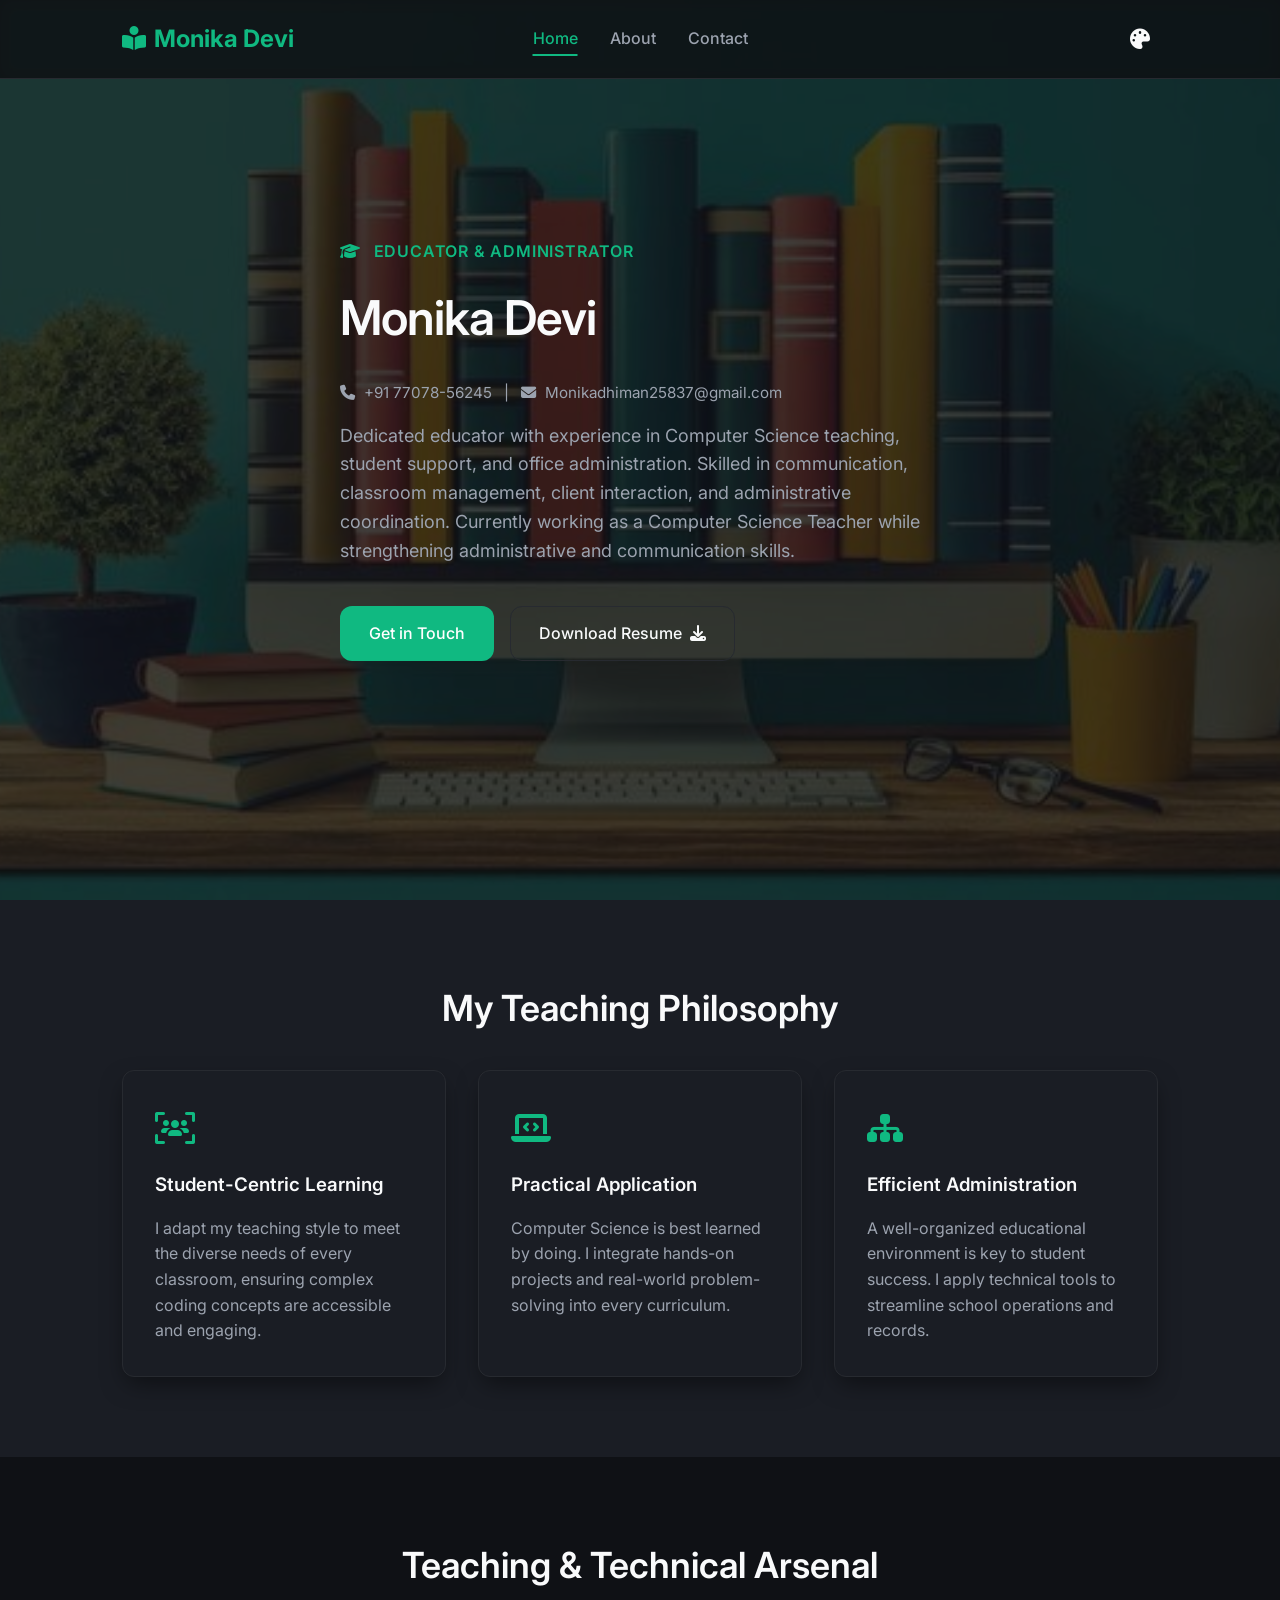
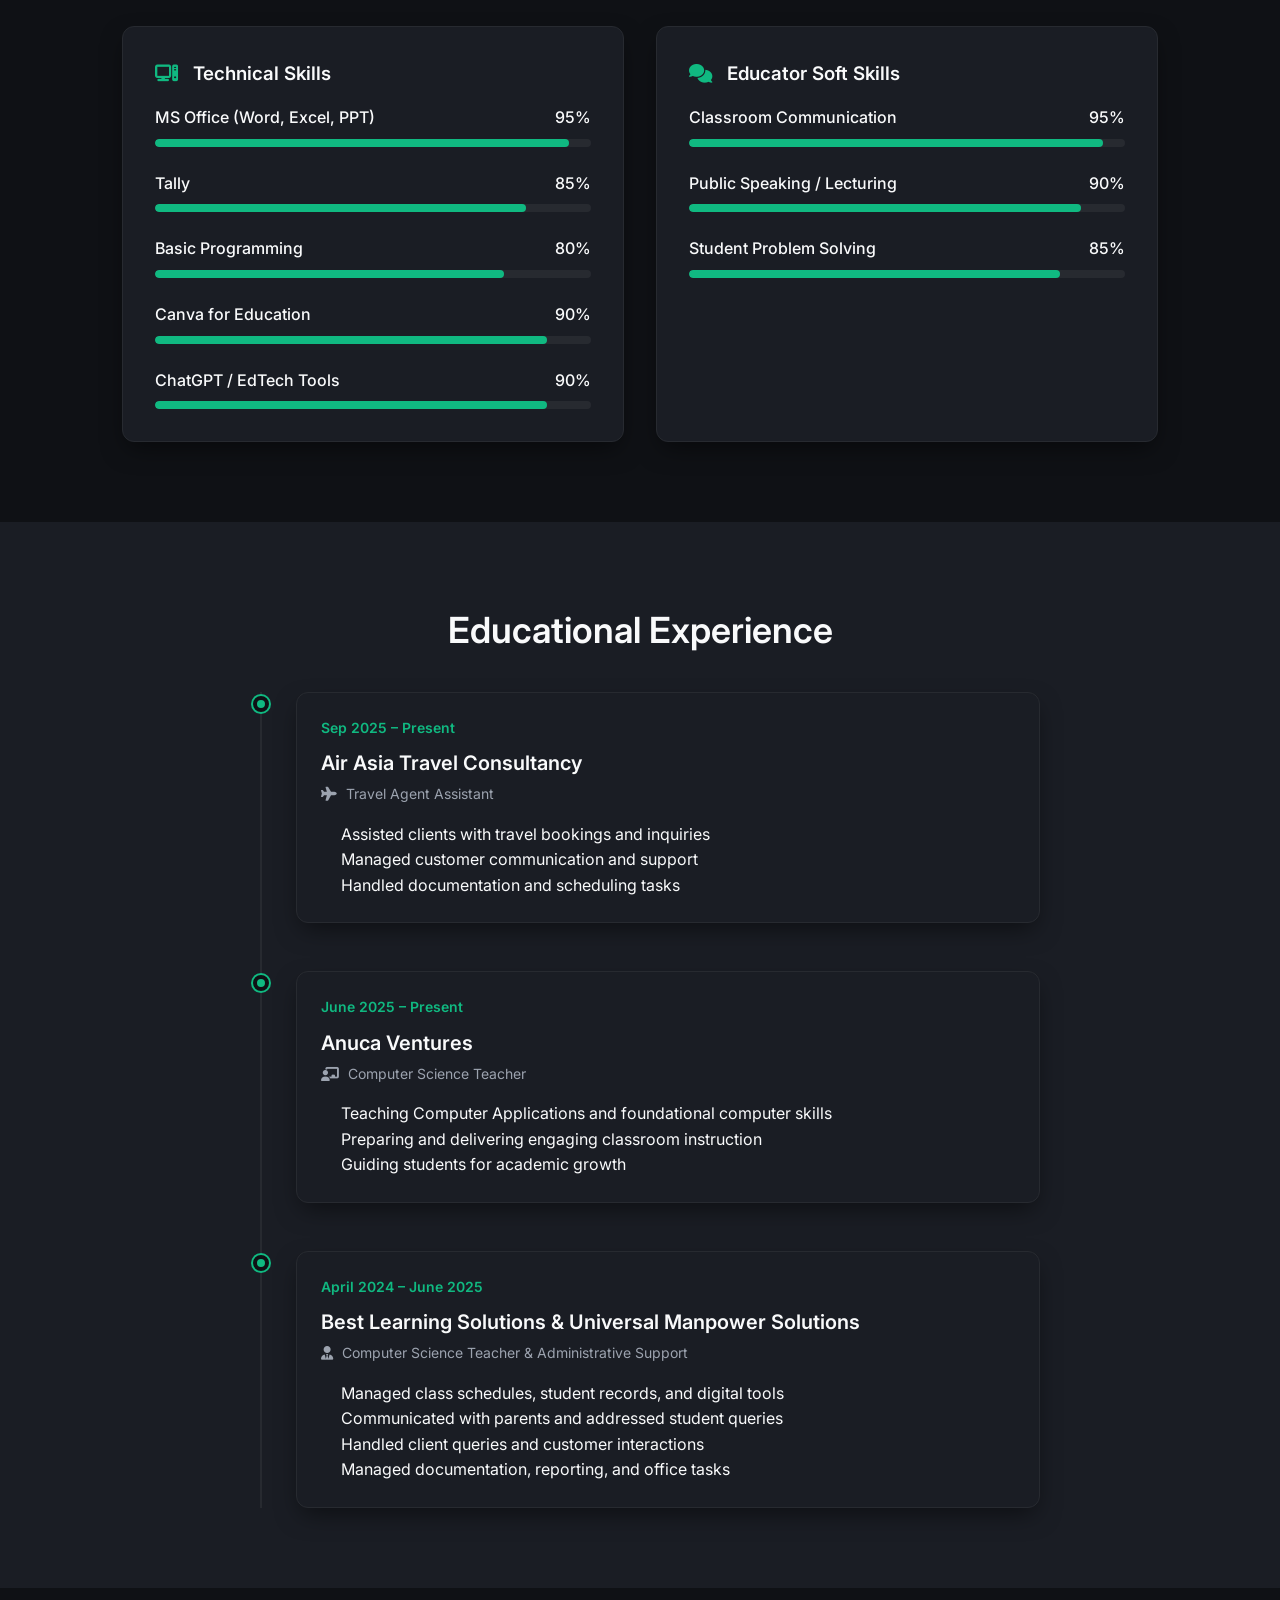
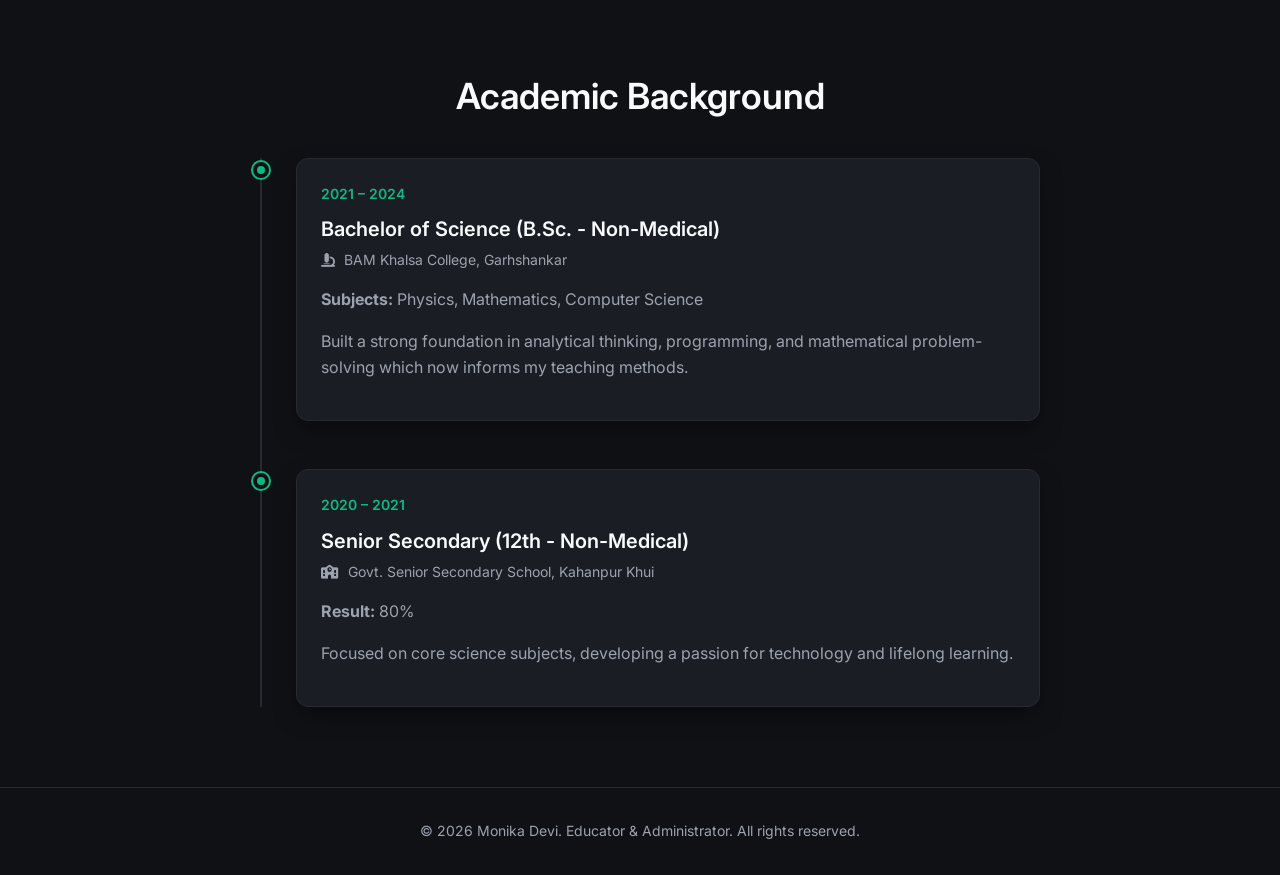
<file: index.html>
<!DOCTYPE html>
<html lang="en">

<head>
  <meta charset="UTF-8">
  <meta name="viewport" content="width=device-width, initial-scale=1.0">
  <title>Monika Devi</title>
  <link rel="stylesheet" href="style.css">
  <!-- Font Awesome for Icons -->
  <link rel="stylesheet" href="https://cdnjs.cloudflare.com/ajax/libs/font-awesome/6.4.0/css/all.min.css">
</head>

<body>

  <nav class="navbar">
    <div class="container">
      <a href="index.html" class="logo"><i class="fa-solid fa-book-open-reader" style="margin-right: 8px;"></i>Monika
        Devi</a>
      <div class="nav-links" id="nav-links">
        <a href="index.html" class="active">Home</a>
        <a href="about.html">About</a>
        <a href="contact.html">Contact</a>
      </div>
      <div style="display: flex; gap: 1rem; align-items: center;">
        <div style="position: relative; display: flex; align-items: center;">
          <button class="theme-toggle" id="theme-toggle" aria-label="Pick Theme Color">
            <i class="fa-solid fa-palette"></i>
          </button>
          <div class="color-options" id="color-options">
            <!-- Colors are dynamically injected here from script.js -->
          </div>
        </div>
        <button class="menu-toggle" id="menu-toggle" aria-label="Toggle Menu">
          <i class="fa-solid fa-bars"></i>
        </button>
      </div>
    </div>
  </nav>

  <main>
    <!-- Hero Section -->
    <section class="hero">
      <div class="container">
        <div class="hero-content reveal">
          <span class="hero-tagline"><i class="fa-solid fa-graduation-cap" style="margin-right: 8px;"></i> Educator &
            Administrator</span>
          <h1 class="hero-title">Monika Devi</h1>
          <p class="hero-contact" style="font-size: 0.95rem; color: var(--text-secondary); margin-bottom: 1rem;">
            <i class="fa-solid fa-phone" style="margin-right: 5px;"></i> +91 77078-56245 
            <span style="margin: 0 0.5rem;">|</span>
            <i class="fa-solid fa-envelope" style="margin-right: 5px;"></i> Monikadhiman25837@gmail.com
          </p>
          <p class="hero-description">
            Dedicated educator with experience in Computer Science teaching, student support, and office administration. Skilled in communication, classroom management, client interaction, and administrative coordination. Currently working as a Computer Science Teacher while strengthening administrative and communication skills.
          </p>
          <div class="hero-buttons">
            <a href="contact.html" class="btn btn-primary">Get in Touch</a>
            <a href="Monika Devi.pdf" download class="btn btn-outline">Download Resume <i class="fa-solid fa-download"
                style="margin-left: 8px;"></i></a>
          </div>
        </div>
      </div>
    </section>

    <!-- Teaching Philosophy Section -->
    <section class="philosophy" style="background-color: var(--card-bg);">
      <div class="container">
        <h2 class="reveal">My Teaching Philosophy</h2>
        <div class="skills-grid" style="grid-template-columns: repeat(auto-fit, minmax(min(100%, 300px), 1fr));">

          <div class="skill-category reveal">
            <div style="font-size: 2rem; color: var(--accent-color); margin-bottom: 1rem;">
              <i class="fa-solid fa-users-viewfinder"></i>
            </div>
            <h3>Student-Centric Learning</h3>
            <p style="margin-bottom: 0;">I adapt my teaching style to meet the diverse needs of every classroom,
              ensuring complex coding concepts are accessible and engaging.</p>
          </div>

          <div class="skill-category reveal" style="transition-delay: 0.1s;">
            <div style="font-size: 2rem; color: var(--accent-color); margin-bottom: 1rem;">
              <i class="fa-solid fa-laptop-code"></i>
            </div>
            <h3>Practical Application</h3>
            <p style="margin-bottom: 0;">Computer Science is best learned by doing. I integrate hands-on projects and
              real-world problem-solving into every curriculum.</p>
          </div>

          <div class="skill-category reveal" style="transition-delay: 0.2s;">
            <div style="font-size: 2rem; color: var(--accent-color); margin-bottom: 1rem;">
              <i class="fa-solid fa-sitemap"></i>
            </div>
            <h3>Efficient Administration</h3>
            <p style="margin-bottom: 0;">A well-organized educational environment is key to student success. I apply
              technical tools to streamline school operations and records.</p>
          </div>

        </div>
      </div>
    </section>

    <!-- Skills Section -->
    <section class="skills">
      <div class="container">
        <h2 class="reveal">Teaching & Technical Arsenal</h2>
        <div class="skills-grid">

          <!-- Technical Skills -->
          <div class="skill-category reveal">
            <h3><i class="fa-solid fa-computer" style="color: var(--accent-color); margin-right: 10px;"></i> Technical
              Skills</h3>

            <div class="skill-item">
              <div class="skill-info">
                <span>MS Office (Word, Excel, PPT)</span>
                <span>95%</span>
              </div>
              <div class="progress-bar">
                <div class="progress" data-width="95%"></div>
              </div>
            </div>

            <div class="skill-item">
              <div class="skill-info">
                <span>Tally</span>
                <span>85%</span>
              </div>
              <div class="progress-bar">
                <div class="progress" data-width="85%"></div>
              </div>
            </div>

            <div class="skill-item">
              <div class="skill-info">
                <span>Basic Programming</span>
                <span>80%</span>
              </div>
              <div class="progress-bar">
                <div class="progress" data-width="80%"></div>
              </div>
            </div>

            <div class="skill-item">
              <div class="skill-info">
                <span>Canva for Education</span>
                <span>90%</span>
              </div>
              <div class="progress-bar">
                <div class="progress" data-width="90%"></div>
              </div>
            </div>

            <div class="skill-item">
              <div class="skill-info">
                <span>ChatGPT / EdTech Tools</span>
                <span>90%</span>
              </div>
              <div class="progress-bar">
                <div class="progress" data-width="90%"></div>
              </div>
            </div>
          </div>

          <!-- Soft Skills -->
          <div class="skill-category reveal" style="transition-delay: 0.2s;">
            <h3><i class="fa-solid fa-comments" style="color: var(--accent-color); margin-right: 10px;"></i> Educator
              Soft Skills</h3>

            <div class="skill-item">
              <div class="skill-info">
                <span>Classroom Communication</span>
                <span>95%</span>
              </div>
              <div class="progress-bar">
                <div class="progress" data-width="95%"></div>
              </div>
            </div>

            <div class="skill-item">
              <div class="skill-info">
                <span>Public Speaking / Lecturing</span>
                <span>90%</span>
              </div>
              <div class="progress-bar">
                <div class="progress" data-width="90%"></div>
              </div>
            </div>

            <div class="skill-item">
              <div class="skill-info">
                <span>Student Problem Solving</span>
                <span>85%</span>
              </div>
              <div class="progress-bar">
                <div class="progress" data-width="85%"></div>
              </div>
            </div>
          </div>

        </div>
      </div>
    </section>

    <!-- Experience Section -->
    <section class="experience" style="background-color: var(--card-bg);">
      <div class="container">
        <h2 class="reveal">Educational Experience</h2>
        <div class="timeline">

          <div class="timeline-item reveal">
            <div class="timeline-dot"></div>
            <div class="timeline-content">
              <div class="timeline-date">Sep 2025 – Present</div>
              <h3 class="timeline-title">Air Asia Travel Consultancy</h3>
              <p class="timeline-subtitle"><i class="fa-solid fa-plane" style="margin-right: 5px;"></i> Travel Agent Assistant</p>
              <ul style="margin-top: 10px; padding-left: 20px;">
                <li>Assisted clients with travel bookings and inquiries</li>
                <li>Managed customer communication and support</li>
                <li>Handled documentation and scheduling tasks</li>
              </ul>
            </div>
          </div>

          <div class="timeline-item reveal">
            <div class="timeline-dot"></div>
            <div class="timeline-content">
              <div class="timeline-date">June 2025 – Present</div>
              <h3 class="timeline-title">Anuca Ventures</h3>
              <p class="timeline-subtitle"><i class="fa-solid fa-chalkboard-user" style="margin-right: 5px;"></i> Computer Science Teacher</p>
              <ul style="margin-top: 10px; padding-left: 20px;">
                <li>Teaching Computer Applications and foundational computer skills</li>
                <li>Preparing and delivering engaging classroom instruction</li>
                <li>Guiding students for academic growth</li>
              </ul>
            </div>
          </div>

          <div class="timeline-item reveal">
            <div class="timeline-dot"></div>
            <div class="timeline-content">
              <div class="timeline-date">April 2024 – June 2025</div>
              <h3 class="timeline-title">Best Learning Solutions & Universal Manpower Solutions</h3>
              <p class="timeline-subtitle"><i class="fa-solid fa-user-tie" style="margin-right: 5px;"></i> Computer Science Teacher & Administrative Support</p>
              <ul style="margin-top: 10px; padding-left: 20px;">
                <li>Managed class schedules, student records, and digital tools</li>
                <li>Communicated with parents and addressed student queries</li>
                <li>Handled client queries and customer interactions</li>
                <li>Managed documentation, reporting, and office tasks</li>
              </ul>
            </div>
          </div>

        </div>
      </div>
    </section>

    <!-- Education Section -->
    <section class="education">
      <div class="container">
        <h2 class="reveal">Academic Background</h2>
        <div class="timeline">

          <div class="timeline-item reveal">
            <div class="timeline-dot"></div>
            <div class="timeline-content">
              <div class="timeline-date">2021 – 2024</div>
              <h3 class="timeline-title">Bachelor of Science (B.Sc. - Non-Medical)</h3>
              <p class="timeline-subtitle"><i class="fa-solid fa-microscope" style="margin-right: 5px;"></i> BAM Khalsa College, Garhshankar</p>
              <p style="margin-top: 10px;"><strong>Subjects:</strong> Physics, Mathematics, Computer Science</p>
              <p>Built a strong foundation in analytical thinking, programming, and mathematical problem-solving which now informs my teaching methods.</p>
            </div>
          </div>

          <div class="timeline-item reveal">
            <div class="timeline-dot"></div>
            <div class="timeline-content">
              <div class="timeline-date">2020 – 2021</div>
              <h3 class="timeline-title">Senior Secondary (12th - Non-Medical)</h3>
              <p class="timeline-subtitle"><i class="fa-solid fa-school" style="margin-right: 5px;"></i> Govt. Senior Secondary School, Kahanpur Khui</p>
              <p style="margin-top: 10px;"><strong>Result:</strong> 80%</p>
              <p>Focused on core science subjects, developing a passion for technology and lifelong learning.</p>
            </div>
          </div>

        </div>
      </div>
    </section>

  </main>

  <footer class="footer">
    <div class="container">

      <p>&copy; 2026 Monika Devi. Educator & Administrator. All rights reserved.</p>
    </div>
  </footer>

  <script src="script.js"></script>
</body>

</html>
</file>
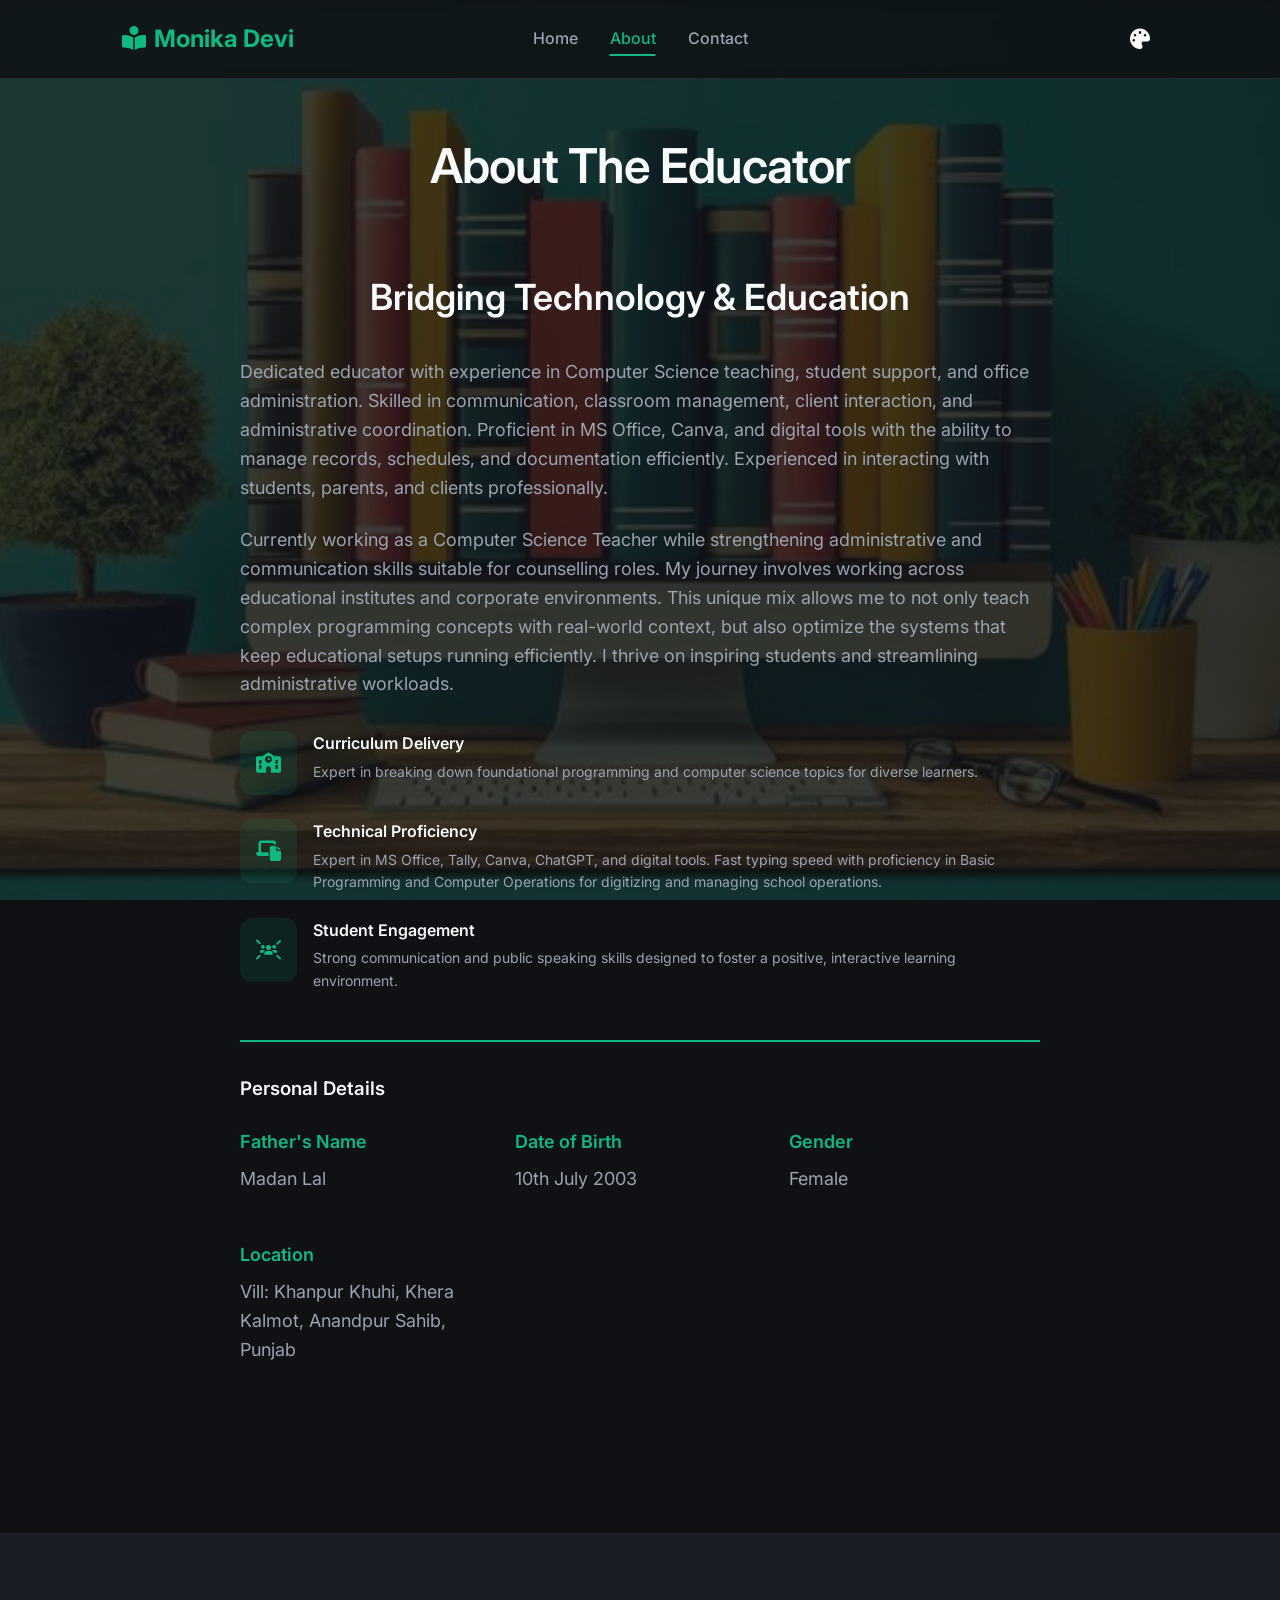
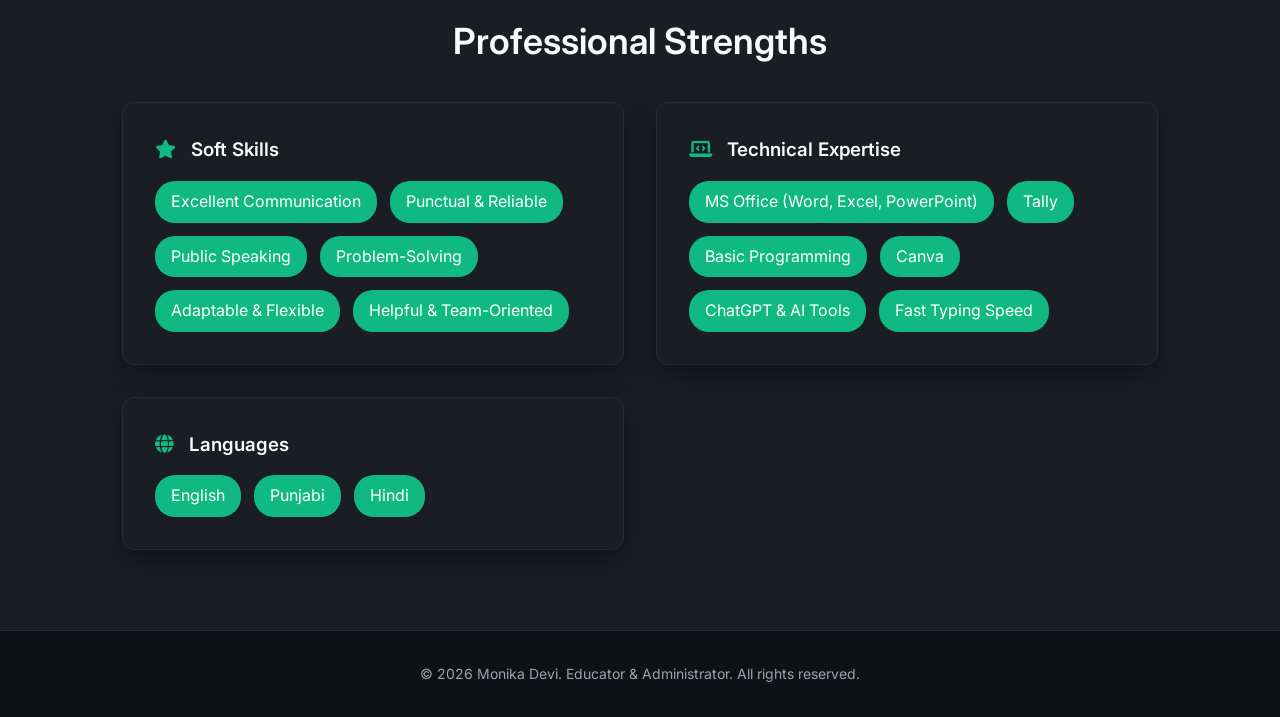
<file: about.html>
<!DOCTYPE html>
<html lang="en">

<head>
  <meta charset="UTF-8">
  <meta name="viewport" content="width=device-width, initial-scale=1.0">
  <title>About | Monika Devi</title>
  <link rel="stylesheet" href="style.css">
  <link rel="stylesheet" href="https://cdnjs.cloudflare.com/ajax/libs/font-awesome/6.4.0/css/all.min.css">
</head>

<body>

  <nav class="navbar">
    <div class="container">
      <a href="index.html" class="logo"><i class="fa-solid fa-book-open-reader" style="margin-right: 8px;"></i>Monika
        Devi</a>
      <div class="nav-links" id="nav-links">
        <a href="index.html">Home</a>
        <a href="about.html" class="active">About</a>
        <a href="contact.html">Contact</a>
      </div>
      <div style="display: flex; gap: 1rem; align-items: center;">
        <div style="position: relative; display: flex; align-items: center;">
          <button class="theme-toggle" id="theme-toggle" aria-label="Pick Theme Color">
            <i class="fa-solid fa-palette"></i>
          </button>
          <div class="color-options" id="color-options">
            <!-- Colors are dynamically injected here from script.js -->
          </div>
        </div>
        <button class="menu-toggle" id="menu-toggle" aria-label="Toggle Menu">
          <i class="fa-solid fa-bars"></i>
        </button>
      </div>
    </div>
  </nav>

  <main>
    <section class="about-section">
      <div class="container">
        <h1 class="reveal" style="text-align: center; margin-bottom: 4rem;">About The Educator</h1>

        <div class="about-grid" style="grid-template-columns: 1fr; max-width: 800px; margin: 0 auto;">
          <div class="about-content reveal">
            <h2>Bridging Technology & Education</h2>
            <p>
              Dedicated educator with experience in Computer Science teaching, student support, and office administration. Skilled in communication, classroom management, client interaction, and administrative coordination. Proficient in MS Office, Canva, and digital tools with the ability to manage records, schedules, and documentation efficiently. Experienced in interacting with students, parents, and clients professionally.
            </p>
            <p>
              Currently working as a Computer Science Teacher while strengthening administrative and communication skills suitable for counselling roles. My journey involves working across educational institutes and corporate environments. This unique mix allows me to not only teach complex programming concepts with real-world context, but also optimize the systems that keep educational setups running efficiently. I thrive on inspiring students and streamlining administrative workloads.
            </p>

            <div class="about-highlights">
              <div class="highlight-item">
                <div class="highlight-icon">
                  <i class="fa-solid fa-school"></i>
                </div>
                <div class="highlight-text">
                  <h4>Curriculum Delivery</h4>
                  <p>Expert in breaking down foundational programming and computer science topics for diverse learners.
                  </p>
                </div>
              </div>

              <div class="highlight-item">
                <div class="highlight-icon">
                  <i class="fa-solid fa-laptop-file"></i>
                </div>
                <div class="highlight-text">
                  <h4>Technical Proficiency</h4>
                  <p>Expert in MS Office, Tally, Canva, ChatGPT, and digital tools. Fast typing speed with proficiency in Basic Programming and Computer Operations for digitizing and managing school operations.</p>
                </div>
              </div>

              <div class="highlight-item">
                <div class="highlight-icon">
                  <i class="fa-solid fa-users-rays"></i>
                </div>
                <div class="highlight-text">
                  <h4>Student Engagement</h4>
                  <p>Strong communication and public speaking skills designed to foster a positive, interactive learning
                    environment.</p>
                </div>
              </div>
            </div>

            <div style="margin-top: 3rem; padding-top: 2rem; border-top: 2px solid var(--accent-color);">
              <h3 style="margin-bottom: 1.5rem;">Personal Details</h3>
              <div style="display: grid; grid-template-columns: repeat(auto-fit, minmax(200px, 1fr)); gap: 1.5rem;">
                <div>
                  <p style="color: var(--accent-color); font-weight: 600; margin-bottom: 0.5rem;">Father's Name</p>
                  <p>Madan Lal</p>
                </div>
                <div>
                  <p style="color: var(--accent-color); font-weight: 600; margin-bottom: 0.5rem;">Date of Birth</p>
                  <p>10th July 2003</p>
                </div>
                <div>
                  <p style="color: var(--accent-color); font-weight: 600; margin-bottom: 0.5rem;">Gender</p>
                  <p>Female</p>
                </div>
                <div>
                  <p style="color: var(--accent-color); font-weight: 600; margin-bottom: 0.5rem;">Location</p>
                  <p>Vill: Khanpur Khuhi, Khera Kalmot, Anandpur Sahib, Punjab</p>
                </div>
              </div>
            </div>
          </div>
        </div>
      </div>
    </section>

    <!-- Soft Skills Section -->
    <section class="skills" style="background-color: var(--card-bg); margin-top: 4rem;">
      <div class="container">
        <h2 class="reveal">Professional Strengths</h2>
        <div class="skills-grid">
          
          <!-- Soft Skills -->
          <div class="skill-category reveal">
            <h3><i class="fa-solid fa-star" style="color: var(--accent-color); margin-right: 10px;"></i> Soft Skills</h3>
            <div style="display: flex; flex-wrap: wrap; gap: 0.8rem;">
              <span class="skill-badge" style="background-color: var(--accent-color); color: white; padding: 0.5rem 1rem; border-radius: 20px;">Excellent Communication</span>
              <span class="skill-badge" style="background-color: var(--accent-color); color: white; padding: 0.5rem 1rem; border-radius: 20px;">Punctual & Reliable</span>
              <span class="skill-badge" style="background-color: var(--accent-color); color: white; padding: 0.5rem 1rem; border-radius: 20px;">Public Speaking</span>
              <span class="skill-badge" style="background-color: var(--accent-color); color: white; padding: 0.5rem 1rem; border-radius: 20px;">Problem-Solving</span>
              <span class="skill-badge" style="background-color: var(--accent-color); color: white; padding: 0.5rem 1rem; border-radius: 20px;">Adaptable & Flexible</span>
              <span class="skill-badge" style="background-color: var(--accent-color); color: white; padding: 0.5rem 1rem; border-radius: 20px;">Helpful & Team-Oriented</span>
            </div>
          </div>

          <!-- Technical Skills -->
          <div class="skill-category reveal" style="transition-delay: 0.1s;">
            <h3><i class="fa-solid fa-laptop-code" style="color: var(--accent-color); margin-right: 10px;"></i> Technical Expertise</h3>
            <div style="display: flex; flex-wrap: wrap; gap: 0.8rem;">
              <span class="skill-badge" style="background-color: var(--accent-color); color: white; padding: 0.5rem 1rem; border-radius: 20px;">MS Office (Word, Excel, PowerPoint)</span>
              <span class="skill-badge" style="background-color: var(--accent-color); color: white; padding: 0.5rem 1rem; border-radius: 20px;">Tally</span>
              <span class="skill-badge" style="background-color: var(--accent-color); color: white; padding: 0.5rem 1rem; border-radius: 20px;">Basic Programming</span>
              <span class="skill-badge" style="background-color: var(--accent-color); color: white; padding: 0.5rem 1rem; border-radius: 20px;">Canva</span>
              <span class="skill-badge" style="background-color: var(--accent-color); color: white; padding: 0.5rem 1rem; border-radius: 20px;">ChatGPT & AI Tools</span>
              <span class="skill-badge" style="background-color: var(--accent-color); color: white; padding: 0.5rem 1rem; border-radius: 20px;">Fast Typing Speed</span>
            </div>
          </div>

          <!-- Languages -->
          <div class="skill-category reveal" style="transition-delay: 0.2s;">
            <h3><i class="fa-solid fa-globe" style="color: var(--accent-color); margin-right: 10px;"></i> Languages</h3>
            <div style="display: flex; flex-wrap: wrap; gap: 0.8rem;">
              <span class="skill-badge" style="background-color: var(--accent-color); color: white; padding: 0.5rem 1rem; border-radius: 20px;">English</span>
              <span class="skill-badge" style="background-color: var(--accent-color); color: white; padding: 0.5rem 1rem; border-radius: 20px;">Punjabi</span>
              <span class="skill-badge" style="background-color: var(--accent-color); color: white; padding: 0.5rem 1rem; border-radius: 20px;">Hindi</span>
            </div>
          </div>

        </div>
      </div>
    </section>

  <footer class="footer">
    <div class="container">
      <p>&copy; 2026 Monika Devi. Educator & Administrator. All rights reserved.</p>
    </div>
  </footer>

  <script src="script.js"></script>
</body>

</html>
</file>
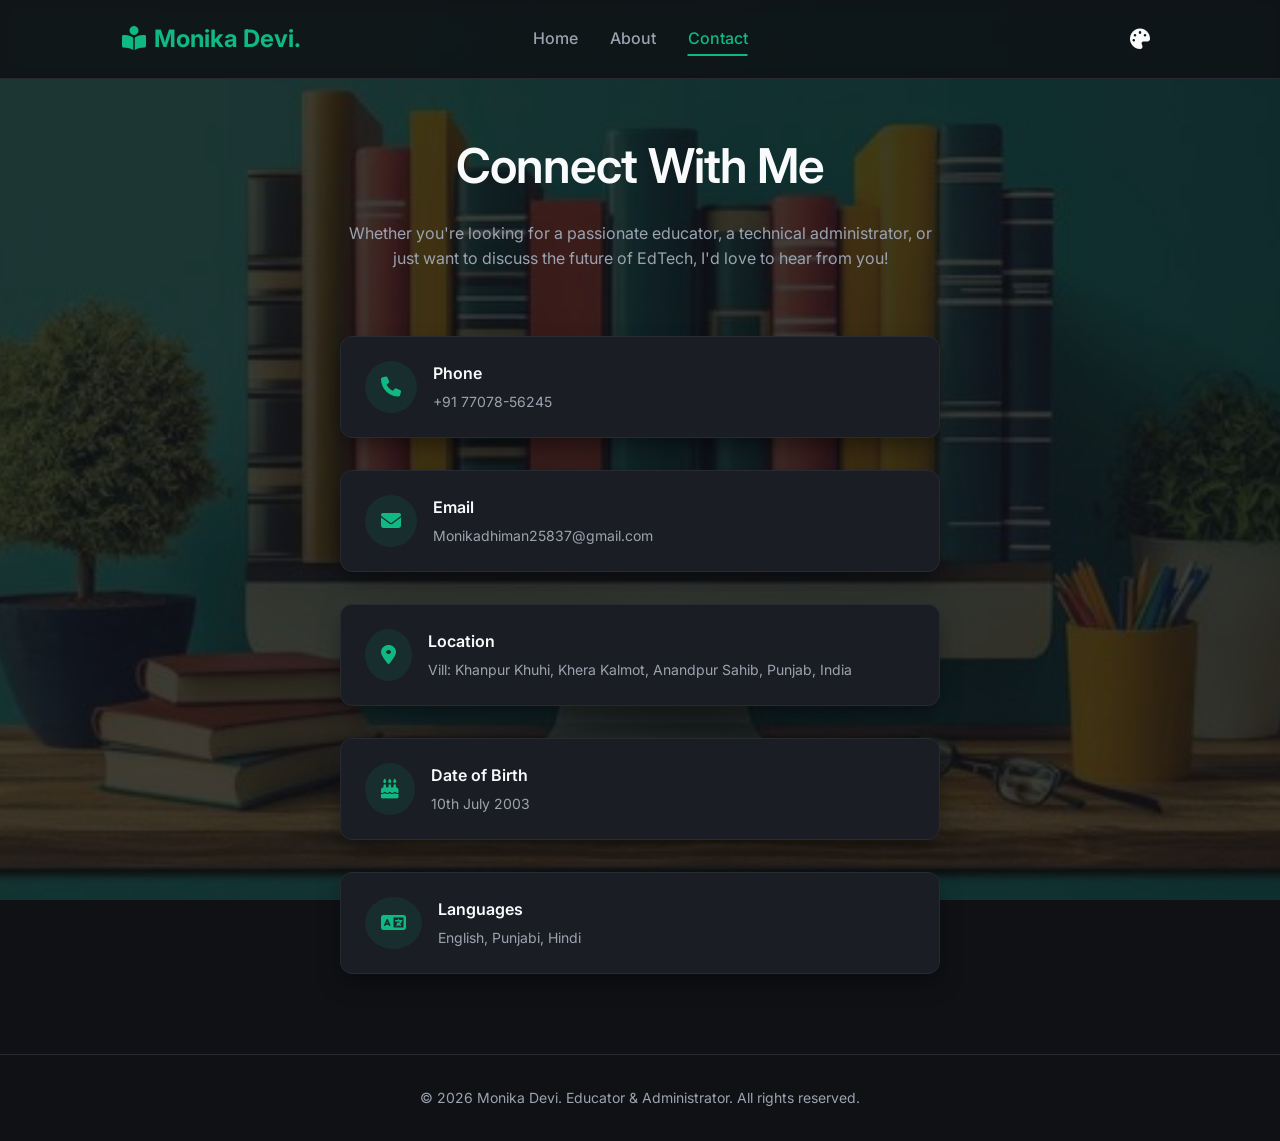
<file: contact.html>
<!DOCTYPE html>
<html lang="en">

<head>
  <meta charset="UTF-8">
  <meta name="viewport" content="width=device-width, initial-scale=1.0">
  <title>Contact | Monika Devi</title>
  <link rel="stylesheet" href="style.css">
  <link rel="stylesheet" href="https://cdnjs.cloudflare.com/ajax/libs/font-awesome/6.4.0/css/all.min.css">
</head>

<body>

  <nav class="navbar">
    <div class="container">
      <a href="index.html" class="logo"><i class="fa-solid fa-book-open-reader" style="margin-right: 8px;"></i>Monika
        Devi.</a>
      <div class="nav-links" id="nav-links">
        <a href="index.html">Home</a>
        <a href="about.html">About</a>
        <a href="contact.html" class="active">Contact</a>
      </div>
      <div style="display: flex; gap: 1rem; align-items: center;">
        <div style="position: relative; display: flex; align-items: center;">
          <button class="theme-toggle" id="theme-toggle" aria-label="Pick Theme Color">
            <i class="fa-solid fa-palette"></i>
          </button>
          <div class="color-options" id="color-options">
            <!-- Colors are dynamically injected here from script.js -->
          </div>
        </div>
        <button class="menu-toggle" id="menu-toggle" aria-label="Toggle Menu">
          <i class="fa-solid fa-bars"></i>
        </button>
      </div>
    </div>
  </nav>

  <main>
    <section class="contact-section">
      <div class="container">
        <h1 class="reveal" style="text-align: center; margin-bottom: 1rem;">Connect With Me</h1>
        <p class="reveal"
          style="text-align: center; margin-bottom: 4rem; max-width: 600px; margin-left: auto; margin-right: auto;">
          Whether you're looking for a passionate educator, a technical administrator, or just want to discuss the
          future of EdTech, I'd love to hear from you!
        </p>

        <div class="contact-grid" style="grid-template-columns: 1fr; max-width: 600px; margin: 0 auto;">

          <div class="contact-info reveal">
            <div class="contact-item">
              <div class="contact-icon">
                <i class="fa-solid fa-phone"></i>
              </div>
              <div class="contact-details">
                <h4>Phone</h4>
                <p>+91 77078-56245</p>
              </div>
            </div>

            <div class="contact-item">
              <div class="contact-icon">
                <i class="fa-solid fa-envelope"></i>
              </div>
              <div class="contact-details">
                <h4>Email</h4>
                <p>Monikadhiman25837@gmail.com</p>
              </div>
            </div>

            <div class="contact-item">
              <div class="contact-icon">
                <i class="fa-solid fa-location-dot"></i>
              </div>
              <div class="contact-details">
                <h4>Location</h4>
                <p>Vill: Khanpur Khuhi, Khera Kalmot, Anandpur Sahib, Punjab, India</p>
              </div>
            </div>

            <div class="contact-item">
              <div class="contact-icon">
                <i class="fa-solid fa-birthday-cake"></i>
              </div>
              <div class="contact-details">
                <h4>Date of Birth</h4>
                <p>10th July 2003</p>
              </div>
            </div>

            <div class="contact-item">
              <div class="contact-icon">
                <i class="fa-solid fa-language"></i>
              </div>
              <div class="contact-details">
                <h4>Languages</h4>
                <p>English, Punjabi, Hindi</p>
              </div>
            </div>
          </div>

        </div>
      </div>
    </section>
  </main>

  <footer class="footer">
    <div class="container">

      <p>&copy; 2026 Monika Devi. Educator & Administrator. All rights reserved.</p>
    </div>
  </footer>

  <script src="script.js"></script>
</body>

</html>
</file>
<file: style.css>
@import url('https://fonts.googleapis.com/css2?family=Inter:wght@300;400;500;600;700&display=swap');

:root {
  --bg-color: #0f1115;
  --text-primary: #f9fafb;
  --text-secondary: #9ca3af;
  --card-bg: #1a1d24;
  --nav-bg: rgba(15, 17, 21, 0.9);
  --border-color: #272a30;
  --shadow: 0 10px 25px -5px rgba(0, 0, 0, 0.5);
  --radius: 12px;
  --transition: 0.3s cubic-bezier(0.4, 0, 0.2, 1);
  
  /* Emerald Green Theme (Default) */
  --accent-color: #10b981;
  --accent-hover: #059669;
}



* {
  margin: 0;
  padding: 0;
  box-sizing: border-box;
}

body {
  font-family: 'Inter', sans-serif;
  background-color: var(--bg-color);
  color: var(--text-primary);
  line-height: 1.6;
  transition: background-color var(--transition), color var(--transition);
  overflow-x: hidden;
  opacity: 0;
  /* For page transition */
  animation: fadeInPage 0.5s ease forwards;
}

body::before {
  content: '';
  position: fixed;
  top: 0;
  left: 0;
  width: 100vw;
  height: 100vh; /* Fallback */
  height: 100lvh; /* Locks height to prevent jump when mobile URL bar hides */
  background: url('books-bg.jpg') center/cover no-repeat;
  opacity: 0.2;
  pointer-events: none;
  z-index: -1;
  transition: opacity var(--transition);
}

@keyframes fadeInPage {
  to {
    opacity: 1;
  }
}

body.fade-out {
  opacity: 0;
}

a {
  text-decoration: none;
  color: inherit;
}

ul {
  list-style: none;
}

/* Typography */
h1,
h2,
h3,
h4 {
  color: var(--text-primary);
  font-weight: 600;
  margin-bottom: 1rem;
}

h1 {
  font-size: 3rem;
  letter-spacing: -0.02em;
}

h2 {
  font-size: 2.25rem;
  margin-bottom: 2rem;
  text-align: center;
}

p {
  color: var(--text-secondary);
  margin-bottom: 1rem;
}

/* Layout */
.container {
  max-width: 1100px;
  margin: 0 auto;
  padding: 0 2rem;
}

section {
  padding: 5rem 0;
}

/* Navbar */
.navbar {
  position: fixed;
  top: 0;
  left: 0;
  width: 100%;
  padding: 1.25rem 0;
  background: var(--nav-bg);
  backdrop-filter: blur(8px);
  -webkit-backdrop-filter: blur(8px);
  z-index: 1000;
  border-bottom: 1px solid var(--border-color);
  transition: background var(--transition), border-color var(--transition);
}

.navbar .container {
  display: flex;
  justify-content: space-between;
  align-items: center;
  position: relative;
}

.logo {
  font-size: 1.5rem;
  font-weight: 700;
  color: var(--accent-color);
}

.nav-links {
  position: absolute;
  left: 50%;
  transform: translateX(-50%);
  display: flex;
  gap: 2rem;
  align-items: center;
}

.nav-links a {
  font-weight: 500;
  color: var(--text-secondary);
  transition: color var(--transition);
  position: relative;
}

.nav-links a:hover,
.nav-links a.active {
  color: var(--accent-color);
}

.nav-links a::after {
  content: '';
  position: absolute;
  width: 0;
  height: 2px;
  bottom: -4px;
  left: 0;
  background-color: var(--accent-color);
  transition: width var(--transition);
}

.nav-links a:hover::after,
.nav-links a.active::after {
  width: 100%;
}

.theme-toggle {
  background: none;
  border: none;
  color: var(--text-primary);
  cursor: pointer;
  font-size: 1.25rem;
  display: flex;
  align-items: center;
  justify-content: center;
  padding: 0.5rem;
  border-radius: 50%;
  transition: background-color var(--transition);
}

.theme-toggle:hover {
  background-color: var(--card-bg);
}

.menu-toggle {
  display: none;
  background: none;
  border: none;
  color: var(--text-primary);
  font-size: 1.5rem;
  cursor: pointer;
}

/* Buttons */
.btn {
  display: inline-flex;
  align-items: center;
  justify-content: center;
  padding: 0.875rem 1.75rem;
  border-radius: var(--radius);
  font-weight: 500;
  font-size: 1rem;
  cursor: pointer;
  transition: all var(--transition);
  border: 1px solid transparent;
}

.btn-primary {
  background-color: var(--accent-color);
  color: #ffffff;
}

.btn-primary:hover {
  background-color: var(--accent-hover);
  transform: translateY(-2px);
  box-shadow: 0 4px 12px rgba(16, 185, 129, 0.3);
}

.btn-outline {
  background-color: transparent;
  color: var(--text-primary);
  border-color: var(--border-color);
}

.btn-outline:hover {
  border-color: var(--accent-color);
  color: var(--accent-color);
  transform: translateY(-2px);
}

/* Hero Section */
.hero {
  min-height: 100vh;
  display: flex;
  align-items: center;
  padding-top: 5rem;
}

.hero-content {
  max-width: 800px;
}

.hero-tagline {
  color: var(--accent-color);
  font-weight: 600;
  letter-spacing: 0.05em;
  text-transform: uppercase;
  margin-bottom: 1rem;
  display: block;
}

.hero-title {
  margin-bottom: 1.5rem;
}

.hero-description {
  font-size: 1.125rem;
  margin-bottom: 2.5rem;
  max-width: 600px;
}

.hero-buttons {
  display: flex;
  gap: 1rem;
}

/* Skills Section */
.skills-grid {
  display: grid;
  grid-template-columns: 1fr 1fr;
  gap: 2rem;
}

.skill-category {
  background-color: var(--card-bg);
  padding: 2rem;
  border-radius: var(--radius);
  border: 1px solid var(--border-color);
  box-shadow: var(--shadow);
  transition: transform var(--transition), box-shadow var(--transition);
}

.skill-category:hover {
  transform: translateY(-5px);
  box-shadow: 0 15px 30px rgba(0, 0, 0, 0.1);
}

.skill-item {
  margin-bottom: 1.5rem;
}

.skill-item:last-child {
  margin-bottom: 0;
}

.skill-info {
  display: flex;
  justify-content: space-between;
  margin-bottom: 0.5rem;
  font-weight: 500;
}

.progress-bar {
  width: 100%;
  height: 8px;
  background-color: var(--border-color);
  border-radius: 4px;
  overflow: hidden;
}

.progress {
  height: 100%;
  background-color: var(--accent-color);
  border-radius: 4px;
  width: 0;
  transition: width 1s ease-in-out;
}

/* Timeline (Experience & Education) */
.timeline {
  position: relative;
  max-width: 800px;
  margin: 0 auto;
}

.timeline::before {
  content: '';
  position: absolute;
  top: 0;
  bottom: 0;
  left: 20px;
  width: 2px;
  background-color: var(--border-color);
}

.timeline-item {
  position: relative;
  padding-left: 3.5rem;
  margin-bottom: 3rem;
}

.timeline-item:last-child {
  margin-bottom: 0;
}

.timeline-dot {
  position: absolute;
  left: 13px;
  top: 0.25rem;
  width: 16px;
  height: 16px;
  border-radius: 50%;
  background-color: var(--accent-color);
  border: 4px solid var(--bg-color);
  box-shadow: 0 0 0 2px var(--accent-color);
}

.timeline-content {
  background-color: var(--card-bg);
  padding: 1.5rem;
  border-radius: var(--radius);
  border: 1px solid var(--border-color);
  box-shadow: var(--shadow);
  transition: transform var(--transition);
}

.timeline-content:hover {
  transform: translateX(5px);
}

.timeline-date {
  color: var(--accent-color);
  font-size: 0.875rem;
  font-weight: 600;
  margin-bottom: 0.5rem;
}

.timeline-title {
  margin-bottom: 0.25rem;
  font-size: 1.25rem;
}

.timeline-subtitle {
  color: var(--text-secondary);
  font-size: 0.875rem;
  margin-bottom: 1rem;
}

/* About Page */
.about-section {
  padding-top: 8rem;
  min-height: calc(100vh - 80px);
}

.about-grid {
  display: grid;
  grid-template-columns: 1fr 1fr;
  gap: 4rem;
  align-items: center;
}

.about-content p {
  font-size: 1.125rem;
  margin-bottom: 1.5rem;
}

.about-highlights {
  display: flex;
  flex-direction: column;
  gap: 1.5rem;
  margin-top: 2rem;
}

.highlight-item {
  display: flex;
  align-items: flex-start;
  gap: 1rem;
}

.highlight-icon {
  background-color: rgba(16, 185, 129, 0.1);
  color: var(--accent-color);
  padding: 1rem;
  border-radius: var(--radius);
  font-size: 1.25rem;
}

.highlight-text h4 {
  margin-bottom: 0.25rem;
}

.highlight-text p {
  margin-bottom: 0;
  font-size: 0.875rem;
}

.about-image-container {
  position: relative;
}

.about-image-placeholder {
  width: 100%;
  aspect-ratio: 4/5;
  background-color: var(--card-bg);
  border-radius: var(--radius);
  border: 1px solid var(--border-color);
  display: flex;
  align-items: center;
  justify-content: center;
  color: var(--text-secondary);
  font-size: 4rem;
  box-shadow: var(--shadow);
}

/* Contact Page */
.contact-section {
  padding-top: 8rem;
  min-height: calc(100vh - 80px);
}

.contact-grid {
  display: grid;
  grid-template-columns: 1fr 2fr;
  gap: 4rem;
}

.contact-info {
  display: flex;
  flex-direction: column;
  gap: 2rem;
}

.contact-item {
  background-color: var(--card-bg);
  padding: 1.5rem;
  border-radius: var(--radius);
  border: 1px solid var(--border-color);
  display: flex;
  align-items: center;
  gap: 1rem;
  box-shadow: var(--shadow);
  transition: transform var(--transition);
}

.contact-item:hover {
  transform: translateY(-5px);
}

.contact-icon {
  background-color: rgba(16, 185, 129, 0.1);
  color: var(--accent-color);
  padding: 1rem;
  border-radius: 50%;
  font-size: 1.25rem;
  display: flex;
  align-items: center;
  justify-content: center;
}

.contact-details h4 {
  margin-bottom: 0.25rem;
  font-size: 1rem;
}

.contact-details p {
  margin-bottom: 0;
  font-size: 0.875rem;
}

.contact-form {
  background-color: var(--card-bg);
  padding: 2.5rem;
  border-radius: var(--radius);
  border: 1px solid var(--border-color);
  box-shadow: var(--shadow);
}

.form-group {
  margin-bottom: 1.5rem;
}

.form-label {
  display: block;
  margin-bottom: 0.5rem;
  font-weight: 500;
  color: var(--text-primary);
}

.form-control {
  width: 100%;
  padding: 0.875rem 1rem;
  background-color: var(--bg-color);
  border: 1px solid var(--border-color);
  border-radius: var(--radius);
  color: var(--text-primary);
  font-family: inherit;
  font-size: 1rem;
  transition: border-color var(--transition), box-shadow var(--transition);
}

.form-control:focus {
  outline: none;
  border-color: var(--accent-color);
  box-shadow: 0 0 0 3px rgba(16, 185, 129, 0.1);
}

textarea.form-control {
  resize: vertical;
  min-height: 120px;
}

/* Footer */
.footer {
  text-align: center;
  padding: 2rem 0;
  border-top: 1px solid var(--border-color);
  margin-top: auto;
}

.social-icons {
  display: flex;
  justify-content: center;
  gap: 1rem;
  margin-bottom: 1rem;
}

.social-icons a {
  display: flex;
  align-items: center;
  justify-content: center;
  width: 40px;
  height: 40px;
  border-radius: 50%;
  background-color: var(--card-bg);
  color: var(--text-secondary);
  border: 1px solid var(--border-color);
  transition: all var(--transition);
}

.social-icons a:hover {
  background-color: var(--accent-color);
  color: #fff;
  border-color: var(--accent-color);
  transform: translateY(-3px);
}

.footer p {
  margin-bottom: 0;
  font-size: 0.875rem;
}

/* Animations */
.reveal {
  opacity: 0;
  transform: translateY(30px);
  transition: opacity 0.8s ease, transform 0.8s ease;
}

.reveal.active {
  opacity: 1;
  transform: translateY(0);
}

/* Color Options Palette */
.color-options {
  position: absolute;
  top: 150%;
  right: 0;
  background-color: var(--card-bg);
  border: 1px solid var(--border-color);
  border-radius: var(--radius);
  padding: 0.75rem;
  display: flex;
  gap: 0.75rem;
  box-shadow: var(--shadow);
  opacity: 0;
  visibility: hidden;
  transform: translateY(-10px);
  transition: all var(--transition);
  z-index: 1001; /* Guarantee it overlays everything on mobile */
}

.color-options.show {
  opacity: 1;
  visibility: visible;
  transform: translateY(0);
}

.color-dot {
  width: 32px;
  height: 32px;
  border-radius: 50%;
  cursor: pointer;
  transition: transform 0.2s ease;
  border: 2px solid transparent;
}

.color-dot:hover {
  transform: scale(1.1);
}

.color-dot.active {
  border-color: var(--text-primary);
}

/* Responsive Design */
@media (max-width: 768px) {
  h1 {
    font-size: 2.25rem;
  }

  h2 {
    font-size: 1.75rem;
  }

  .menu-toggle {
    display: block;
  }

  .nav-links {
    position: fixed;
    top: 70px;
    left: -100%;
    transform: none;
    width: 100%;
    height: calc(100vh - 70px);
    background-color: var(--bg-color);
    flex-direction: column;
    justify-content: center;
    gap: 2rem;
    transition: left var(--transition);
  }

  .nav-links.active {
    left: 0;
  }

  .nav-links a {
    font-size: 1.25rem;
  }

  .hero-buttons {
    flex-direction: column;
  }

  .btn {
    width: 100%;
  }

  .skills-grid,
  .about-grid,
  .contact-grid {
    grid-template-columns: 1fr;
  }
}
</file>
